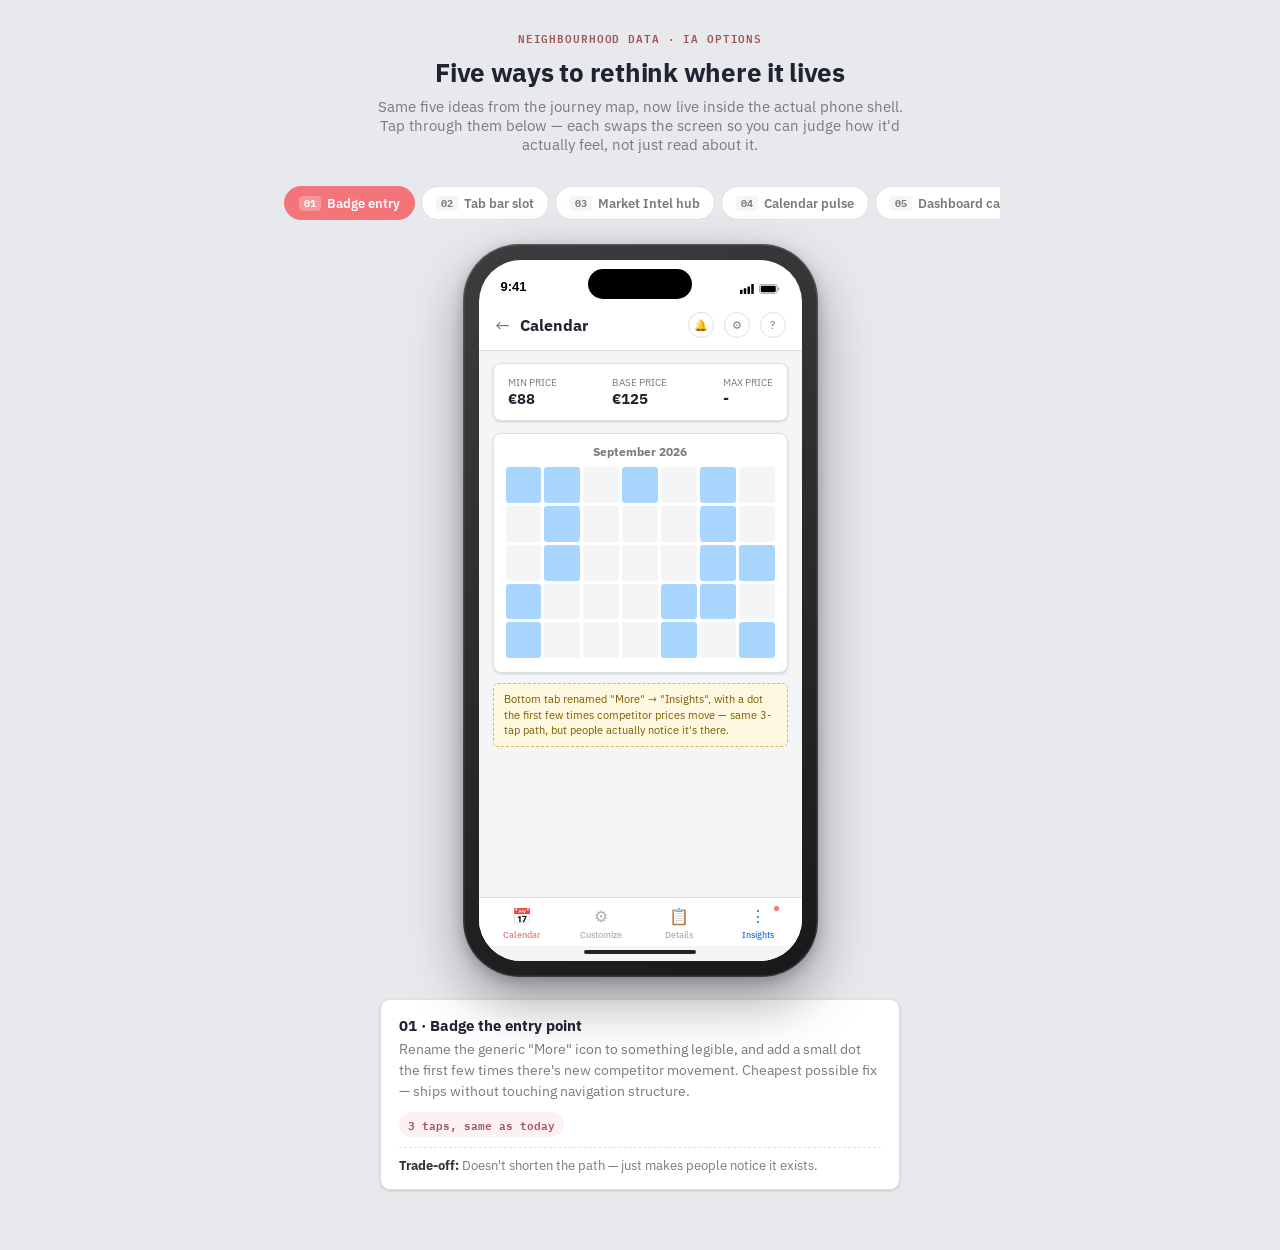
<file: ia-options.html>
<!DOCTYPE html>
<html lang="en">
<head>
<meta charset="UTF-8">
<meta name="viewport" content="width=device-width, initial-scale=1.0, maximum-scale=1.0, user-scalable=no">
<title>Neighbourhood Data — IA Options</title>
<link href="https://fonts.googleapis.com/css2?family=IBM+Plex+Sans:wght@400;500;600;700&family=IBM+Plex+Mono:wght@500;600&display=swap" rel="stylesheet">
<style>
  :root {
    --pl-primary: #F37579; --pl-primary-hover: #D66B6F; --pl-primary-light: #FEF1F2;
    --pl-text: #333333; --pl-text-secondary: #7A7A7A; --pl-text-disabled: #AEAEAE;
    --pl-bg: #F4F5F7; --pl-card: #FFFFFF; --pl-border: #E0E0E0; --pl-border-table: #EDF2F7;
    --pl-blue: #1976F3; --pl-green: #31C48D;
    --radius-base: 4px; --radius-md: 5px; --radius-card: 8px; --radius-lg: 10px; --radius-full: 9999px;
    --shadow-base: 0 1px 3px 0 rgba(0,0,0,0.1), 0 1px 2px 0 rgba(0,0,0,0.06);
    --shadow-md: 0 4px 6px -1px rgba(0,0,0,0.1), 0 2px 4px -1px rgba(0,0,0,0.06);
    --ink: #1F2430; --page-bg: #E8E9ED; --accent-ink: #A15457; --line: #D8D9DE;
  }
  * { box-sizing: border-box; }
  body {
    margin: 0; background: var(--page-bg); color: var(--ink);
    font-family: 'IBM Plex Sans', -apple-system, sans-serif;
    padding: 28px 16px 60px;
  }
  .wrap { max-width: 900px; margin: 0 auto; }
  .eyebrow {
    font-family: 'IBM Plex Mono', monospace; font-size: 11px; font-weight: 600; letter-spacing: 0.08em;
    text-transform: uppercase; color: var(--accent-ink); margin: 0 0 8px; text-align: center;
  }
  h1 { font-size: 26px; font-weight: 700; margin: 0 0 8px; text-align: center; letter-spacing: -0.01em; }
  .lede { font-size: 14.5px; color: var(--pl-text-secondary); text-align: center; max-width: 60ch; margin: 0 auto 28px; }

  /* ── Option switcher ── */
  .switcher {
    display: flex; gap: 6px; overflow-x: auto; padding: 4px; margin: 0 auto 20px;
    max-width: 720px; -webkit-overflow-scrolling: touch; scrollbar-width: none;
  }
  .switcher::-webkit-scrollbar { display: none; }
  .opt-btn {
    flex-shrink: 0; font-family: 'IBM Plex Sans', sans-serif; font-size: 12.5px; font-weight: 600;
    color: var(--pl-text-secondary); background: var(--pl-card); border: 1px solid var(--pl-border);
    border-radius: var(--radius-full); padding: 8px 14px; cursor: pointer; transition: all 0.15s;
    display: flex; align-items: center; gap: 6px;
  }
  .opt-btn .num {
    font-family: 'IBM Plex Mono', monospace; font-size: 10px; font-weight: 700;
    background: var(--pl-bg); border-radius: 4px; padding: 1px 5px; color: var(--pl-text-secondary);
  }
  .opt-btn.active { background: var(--pl-primary); border-color: var(--pl-primary); color: #fff; }
  .opt-btn.active .num { background: rgba(255,255,255,0.25); color: #fff; }

  /* ── Device frame (matches the POC's iPhone 16 shell) ── */
  .device-frame {
    position: relative; width: 355px; height: 733px; margin: 0 auto;
    background: linear-gradient(155deg,#3d3d3f,#19191b); border-radius: 56px; padding: 16px;
    box-shadow: 0 24px 56px rgba(0,0,0,0.35), 0 4px 14px rgba(0,0,0,0.2), inset 0 0 0 1.5px rgba(255,255,255,0.12);
  }
  .screen { position: relative; width: 100%; height: 100%; border-radius: 42px; overflow: hidden; background: #fff; }
  .status-bar {
    position: absolute; top: 0; left: 0; right: 0; height: 40px; z-index: 500;
    display: flex; align-items: flex-end; justify-content: space-between; padding: 0 22px 6px;
    pointer-events: none; font-size: 13px; font-weight: 600; color: #000;
    font-family: -apple-system, sans-serif;
  }
  .status-bar .sb-icons { display: flex; align-items: center; gap: 4px; }
  .dynamic-island {
    position: absolute; top: 9px; left: 50%; transform: translateX(-50%);
    width: 104px; height: 30px; background: #000; border-radius: 16px; z-index: 600;
  }
  .home-indicator {
    position: absolute; bottom: 7px; left: 50%; transform: translateX(-50%);
    width: 112px; height: 4px; background: #000; border-radius: 3px; z-index: 500; opacity: 0.85;
  }
  .mock-screen {
    position: absolute; top: 40px; left: 0; right: 0; bottom: 0; overflow-y: auto;
    background: var(--pl-bg); -webkit-overflow-scrolling: touch;
  }
  .mock-screen[hidden] { display: none; }

  /* ── caption under phone ── */
  .caption-card {
    max-width: 520px; margin: 22px auto 0; background: var(--pl-card); border: 1px solid var(--pl-border);
    border-radius: var(--radius-lg); box-shadow: var(--shadow-base); padding: 16px 18px;
  }
  .caption-title { font-size: 15px; font-weight: 700; margin-bottom: 4px; }
  .caption-body { font-size: 13.5px; color: var(--pl-text-secondary); line-height: 1.55; }
  .caption-tap { display: inline-flex; align-items: center; gap: 5px; margin-top: 10px;
    font-family: 'IBM Plex Mono', monospace; font-size: 11px; font-weight: 600; color: var(--accent-ink);
    background: var(--pl-primary-light); border-radius: var(--radius-full); padding: 3px 9px; }
  .caption-trade { font-size: 12.5px; color: var(--pl-text-secondary); border-top: 1px dashed var(--pl-border);
    margin-top: 10px; padding-top: 9px; }
  .caption-trade b { color: var(--pl-text); }

  /* ── shared mini-app chrome used inside mocks ── */
  .app-header {
    display: flex; align-items: center; gap: 10px; padding: 12px 16px; background: #fff;
    border-bottom: 1px solid var(--pl-border); position: sticky; top: 0; z-index: 20;
  }
  .app-header .back { font-size: 18px; color: var(--pl-text-secondary); }
  .app-header .title { font-size: 16px; font-weight: 700; flex: 1; }
  .app-header .icon { width: 26px; height: 26px; border-radius: 50%; border: 1px solid var(--pl-border);
    display: flex; align-items: center; justify-content: center; font-size: 11px; color: var(--pl-text-secondary); flex-shrink: 0; }

  .price-card {
    margin: 12px 14px 0; background: #fff; border: 1px solid var(--pl-border); border-radius: var(--radius-card);
    padding: 12px 14px; display: flex; justify-content: space-between; box-shadow: var(--shadow-base);
  }
  .price-card .pc-item .l { font-size: 10px; color: var(--pl-text-secondary); }
  .price-card .pc-item .v { font-size: 15px; font-weight: 700; }

  .mini-cal { margin: 12px 14px 0; background: #fff; border: 1px solid var(--pl-border); border-radius: var(--radius-card);
    box-shadow: var(--shadow-base); padding: 10px 12px 14px; }
  .mini-cal .mc-head { font-size: 12px; font-weight: 700; text-align: center; margin-bottom: 8px; color: var(--pl-text-secondary); }
  .mini-cal .mc-grid { display: grid; grid-template-columns: repeat(7,1fr); gap: 3px; }
  .mini-cal .mc-cell { aspect-ratio: 1; border-radius: 3px; background: var(--pl-bg); }
  .mini-cal .mc-cell.hit { background: #A9D6FF; }

  /* bottom tab bar */
  .tab-bar {
    position: sticky; bottom: 0; left: 0; right: 0; background: #fff; border-top: 1px solid var(--pl-border);
    display: flex; padding: 8px 4px 6px; z-index: 40;
  }
  .tab-item { flex: 1; display: flex; flex-direction: column; align-items: center; gap: 3px; position: relative; }
  .tab-item .ti-ic { font-size: 16px; color: var(--pl-text-disabled); }
  .tab-item .ti-label { font-size: 9px; color: var(--pl-text-disabled); font-weight: 500; }
  .tab-item.active .ti-ic, .tab-item.active .ti-label { color: var(--pl-primary); }
  .tab-item .dot { position: absolute; top: -1px; right: 22%; width: 7px; height: 7px; border-radius: 50%; background: var(--pl-primary); border: 1.5px solid #fff; }
  .tab-item.new .ti-ic, .tab-item.new .ti-label { color: var(--pl-blue); }

  /* select view rows (used in mock 1) */
  .sv-sheet { margin: 14px 14px 0; background: #fff; border: 1px solid var(--pl-border); border-radius: var(--radius-card);
    box-shadow: var(--shadow-md); overflow: hidden; }
  .sv-row { padding: 12px 14px; font-size: 13px; font-weight: 600; color: var(--pl-text-secondary); border-bottom: 1px solid var(--pl-border-table); }
  .sv-row:last-child { border-bottom: none; }
  .sv-row.hit { color: var(--accent-ink); background: var(--pl-primary-light); }

  .annot {
    margin: 10px 14px 0; background: #FFF8E1; border: 1px dashed #E0B84A; border-radius: var(--radius-md);
    padding: 8px 10px; font-size: 11px; color: #7A5C00; line-height: 1.4;
  }

  /* section card (Neighbourhood Data style) */
  .sec-card { margin: 10px 14px 0; background: #fff; border-radius: var(--radius-lg); box-shadow: var(--shadow-base); padding: 14px 16px; }
  .sec-card .sc-title { font-size: 14.5px; font-weight: 700; margin-bottom: 6px; }
  .price-hero-value { font-size: 24px; font-weight: 700; }
  .price-hero-delta { font-size: 12px; font-weight: 600; color: var(--pl-primary); margin-top: 2px; }
  .price-hero-delta.up { color: var(--pl-green); }

  .pill-toggle-row { display: flex; gap: 6px; margin: 12px 14px 0; background: #fff; border-radius: var(--radius-lg);
    box-shadow: var(--shadow-base); padding: 5px; }
  .pill-toggle-row .p { flex: 1; text-align: center; padding: 7px 0; border-radius: var(--radius-full); font-size: 12px; font-weight: 600; color: var(--pl-text-secondary); }
  .pill-toggle-row .p.active { background: var(--pl-primary-light); color: var(--accent-ink); }

  /* card grid dashboard (mock 5) */
  .card-grid { display: grid; grid-template-columns: 1fr 1fr; gap: 10px; margin: 12px 14px 0; }
  .grid-card { background: #fff; border-radius: var(--radius-lg); box-shadow: var(--shadow-base); padding: 12px 12px 10px; }
  .grid-card .gc-label { font-size: 11px; color: var(--pl-text-secondary); font-weight: 600; margin-bottom: 4px; }
  .grid-card .gc-value { font-size: 19px; font-weight: 700; }
  .grid-card .gc-delta { font-size: 10.5px; font-weight: 600; margin-top: 2px; }
  .grid-card .gc-delta.up { color: var(--pl-green); }
  .grid-card .gc-delta.down { color: var(--pl-primary); }
  .spark { width: 100%; height: 24px; margin-top: 6px; display: block; }
  .grid-card.full { grid-column: 1 / -1; display: flex; align-items: center; justify-content: space-between; }

  /* segmented header (mock 3) */
  .seg-row { display: flex; gap: 4px; margin: 10px 14px 0; background: #fff; border-radius: var(--radius-lg);
    box-shadow: var(--shadow-base); padding: 4px; }
  .seg-row .s { flex: 1; text-align: center; padding: 7px 2px; border-radius: var(--radius-full); font-size: 10.5px; font-weight: 600; color: var(--pl-text-secondary); }
  .seg-row .s.active { background: var(--pl-primary); color: #fff; }

  .pulse-card { margin: 8px 14px 0; background: #fff; border: 1.5px solid var(--pl-primary-light); border-left: 4px solid var(--pl-primary);
    border-radius: var(--radius-md); padding: 10px 12px; display: flex; align-items: center; justify-content: space-between;
    box-shadow: var(--shadow-base); }
  .pulse-card .pc-l { font-size: 12.5px; font-weight: 600; }
  .pulse-card .pc-l b { color: var(--pl-primary); }
  .pulse-card .pc-r { font-size: 16px; color: var(--pl-text-disabled); }
</style>
</head>
<body>
<div class="wrap">
  <p class="eyebrow">Neighbourhood Data · IA Options</p>
  <h1>Five ways to rethink where it lives</h1>
  <p class="lede">Same five ideas from the journey map, now live inside the actual phone shell. Tap through them below — each swaps the screen so you can judge how it'd actually feel, not just read about it.</p>

  <div class="switcher" id="switcher">
    <div class="opt-btn active" data-n="1"><span class="num">01</span> Badge entry</div>
    <div class="opt-btn" data-n="2"><span class="num">02</span> Tab bar slot</div>
    <div class="opt-btn" data-n="3"><span class="num">03</span> Market Intel hub</div>
    <div class="opt-btn" data-n="4"><span class="num">04</span> Calendar pulse</div>
    <div class="opt-btn" data-n="5"><span class="num">05</span> Dashboard cards</div>
  </div>

  <div class="device-frame">
    <div class="screen">
      <div class="status-bar">
        <div>9:41</div>
        <div class="sb-icons">
          <svg width="15" height="10" viewBox="0 0 18 12" fill="none"><rect x="0" y="7" width="3" height="5" rx="0.5" fill="#000"/><rect x="4.5" y="5" width="3" height="7" rx="0.5" fill="#000"/><rect x="9" y="3" width="3" height="9" rx="0.5" fill="#000"/><rect x="13.5" y="0" width="3" height="12" rx="0.5" fill="#000"/></svg>
          <svg width="21" height="10" viewBox="0 0 25 12" fill="none"><rect x="0.5" y="0.5" width="21" height="11" rx="2.5" stroke="#000" opacity="0.4"/><rect x="2" y="2" width="18" height="8" rx="1.5" fill="#000"/><rect x="22.5" y="4" width="1.5" height="4" rx="0.7" fill="#000" opacity="0.4"/></svg>
        </div>
      </div>
      <div class="dynamic-island"></div>

      <!-- ═══ MOCK 1: Badge the entry point ═══ -->
      <div class="mock-screen" id="mock-1">
        <div class="app-header"><span class="back">&larr;</span><span class="title">Calendar</span>
          <div class="icon">&#128276;</div><div class="icon">&#9881;</div><div class="icon">?</div>
        </div>
        <div class="price-card">
          <div class="pc-item"><div class="l">MIN PRICE</div><div class="v">€88</div></div>
          <div class="pc-item"><div class="l">BASE PRICE</div><div class="v">€125</div></div>
          <div class="pc-item"><div class="l">MAX PRICE</div><div class="v">-</div></div>
        </div>
        <div class="mini-cal">
          <div class="mc-head">September 2026</div>
          <div class="mc-grid" id="mc-grid-1"></div>
        </div>
        <div class="annot">Bottom tab renamed "More" → "Insights", with a dot the first few times competitor prices move — same 3-tap path, but people actually notice it's there.</div>
        <div style="height:150px"></div>
        <div class="tab-bar">
          <div class="tab-item active"><div class="ti-ic">&#128197;</div><div class="ti-label">Calendar</div></div>
          <div class="tab-item"><div class="ti-ic">&#9881;</div><div class="ti-label">Customize</div></div>
          <div class="tab-item"><div class="ti-ic">&#128203;</div><div class="ti-label">Details</div></div>
          <div class="tab-item new"><div class="dot"></div><div class="ti-ic">&#8942;</div><div class="ti-label">Insights</div></div>
        </div>
      </div>

      <!-- ═══ MOCK 2: Tab bar slot ═══ -->
      <div class="mock-screen" id="mock-2" hidden>
        <div class="app-header"><span class="back">&larr;</span><span class="title">Calendar</span>
          <div class="icon">&#128276;</div><div class="icon">&#9881;</div><div class="icon">?</div>
        </div>
        <div class="price-card">
          <div class="pc-item"><div class="l">MIN PRICE</div><div class="v">€88</div></div>
          <div class="pc-item"><div class="l">BASE PRICE</div><div class="v">€125</div></div>
          <div class="pc-item"><div class="l">MAX PRICE</div><div class="v">-</div></div>
        </div>
        <div class="mini-cal">
          <div class="mc-head">September 2026</div>
          <div class="mc-grid" id="mc-grid-2"></div>
        </div>
        <div class="annot">"Market" becomes a first-class tab — 1 tap from anywhere in the app. But the bar goes from 4 icons to 5, and they're now noticeably tighter.</div>
        <div style="height:150px"></div>
        <div class="tab-bar">
          <div class="tab-item active"><div class="ti-ic">&#128197;</div><div class="ti-label">Calendar</div></div>
          <div class="tab-item new"><div class="ti-ic">&#128200;</div><div class="ti-label">Market</div></div>
          <div class="tab-item"><div class="ti-ic">&#9881;</div><div class="ti-label">Customize</div></div>
          <div class="tab-item"><div class="ti-ic">&#128203;</div><div class="ti-label">Details</div></div>
          <div class="tab-item"><div class="ti-ic">&#8942;</div><div class="ti-label">More</div></div>
        </div>
      </div>

      <!-- ═══ MOCK 3: Market Intel hub ═══ -->
      <div class="mock-screen" id="mock-3" hidden>
        <div class="app-header"><span class="back">&larr;</span><span class="title">Market Intel</span>
          <div class="icon">&#9881;</div><div class="icon">?</div>
        </div>
        <div class="seg-row">
          <div class="s active">Prices</div><div class="s">Occupancy</div><div class="s">Competitors</div><div class="s">Map</div>
        </div>
        <div class="sec-card" style="margin-top:12px">
          <div class="price-hero-value">$228</div>
          <div class="price-hero-delta">▼ $17 (7%) below market median</div>
        </div>
        <div class="sec-card">
          <div class="sc-title">Future Prices</div>
          <svg viewBox="0 0 300 60" class="spark" style="height:60px" preserveAspectRatio="none"><polyline points="0,40 30,32 60,38 90,20 120,28 150,15 180,25 210,18 240,30 270,22 300,26" fill="none" stroke="#333" stroke-width="2"/></svg>
        </div>
        <div class="annot">Neighbourhood Data and Competitor Calendar merge into one destination, entered once, browsed via segments — instead of two siblings to separately discover in the menu.</div>
      </div>

      <!-- ═══ MOCK 4: Calendar pulse ═══ -->
      <div class="mock-screen" id="mock-4" hidden>
        <div class="app-header"><span class="back">&larr;</span><span class="title">Calendar</span>
          <div class="icon">&#128276;</div><div class="icon">&#9881;</div><div class="icon">?</div>
        </div>
        <div class="price-card">
          <div class="pc-item"><div class="l">MIN PRICE</div><div class="v">€88</div></div>
          <div class="pc-item"><div class="l">BASE PRICE</div><div class="v">€125</div></div>
          <div class="pc-item"><div class="l">MAX PRICE</div><div class="v">-</div></div>
        </div>
        <div class="pulse-card">
          <div class="pc-l">$228 · <b>▼ 7% below market</b></div>
          <div class="pc-r">›</div>
        </div>
        <div class="mini-cal">
          <div class="mc-head">September 2026</div>
          <div class="mc-grid" id="mc-grid-4"></div>
        </div>
        <div class="annot">A compact market-pulse strip sits right where the pricing decision happens — visible with 0 taps. Tapping it drills into the full Neighbourhood Data screen.</div>
      </div>

      <!-- ═══ MOCK 5: Dashboard cards ═══ -->
      <div class="mock-screen" id="mock-5" hidden>
        <div class="app-header"><span class="back">&larr;</span><span class="title">Neighbourhood Data</span>
          <div class="icon">&#9881;</div><div class="icon">?</div>
        </div>
        <div class="card-grid">
          <div class="grid-card">
            <div class="gc-label">Future Prices</div>
            <div class="gc-value">$228</div>
            <div class="gc-delta down">▼ 7% vs market</div>
            <svg viewBox="0 0 120 24" class="spark" preserveAspectRatio="none"><polyline points="0,16 15,13 30,15 45,8 60,11 75,6 90,10 105,7 120,10" fill="none" stroke="#333" stroke-width="1.5"/></svg>
          </div>
          <div class="grid-card">
            <div class="gc-label">Occupancy</div>
            <div class="gc-value">69%</div>
            <div class="gc-delta up">▲ 22% vs market</div>
            <svg viewBox="0 0 120 24" class="spark" preserveAspectRatio="none"><rect x="2" y="10" width="6" height="14" fill="#2CAFFE"/><rect x="12" y="6" width="6" height="18" fill="#2CAFFE"/><rect x="22" y="12" width="6" height="12" fill="#2CAFFE"/><rect x="32" y="4" width="6" height="20" fill="#2CAFFE"/><rect x="42" y="9" width="6" height="15" fill="#2CAFFE"/><rect x="52" y="2" width="6" height="22" fill="#2CAFFE"/><rect x="62" y="8" width="6" height="16" fill="#2CAFFE"/></svg>
          </div>
          <div class="grid-card">
            <div class="gc-label">Market History</div>
            <div class="gc-value">72%</div>
            <div class="gc-delta up">▲ 8% YoY</div>
          </div>
          <div class="grid-card">
            <div class="gc-label">Competitors</div>
            <div class="gc-value">9</div>
            <div class="gc-delta">tracked nearby</div>
          </div>
          <div class="grid-card full">
            <div class="gc-label" style="margin:0">Market Overview</div>
            <div class="gc-value" style="font-size:13px;color:var(--pl-text-secondary);font-weight:600">$140–$350 range ›</div>
          </div>
        </div>
        <div class="annot">Same destination, still 3 taps to arrive — but once you're there it's a scannable grid instead of one long scroll. Pairs with any option above.</div>
      </div>

      <div class="home-indicator"></div>
    </div>
  </div>

  <div class="caption-card" id="caption">
    <!-- filled by JS -->
  </div>
</div>

<script>
  const captions = {
    1: { title: '01 · Badge the entry point', body: 'Rename the generic "More" icon to something legible, and add a small dot the first few times there\'s new competitor movement. Cheapest possible fix — ships without touching navigation structure.', tap: '3 taps, same as today', trade: 'Doesn\'t shorten the path — just makes people notice it exists.' },
    2: { title: '02 · Give it a tab bar slot', body: 'Promote Neighbourhood Data to a persistent bottom-nav destination, a sibling of Calendar rather than an item buried inside it.', tap: '1 tap from anywhere', trade: 'The tab bar is already carrying 4 items — a 5th makes every icon smaller, or something else has to fold into "More."' },
    3: { title: '03 · Merge into one Market Intel hub', body: 'Neighbourhood Data and Competitor Calendar both answer "what\'s the market doing." Combine them into one destination with top-level segments instead of two siblings to separately discover.', tap: '2 taps', trade: 'One bigger screen to design well; loses the clean split between pricing context and competitor tracking.' },
    4: { title: '04 · Put a pulse on the Calendar itself', body: 'Surface a compact "$228 · 7% below market" strip right on the Calendar\'s price card, where the pricing decision actually happens. Tap it to drill into the full screen.', tap: '0 taps to glance, 1 to drill in', trade: 'Adds density to a screen that\'s already carrying the price card and calendar grid.' },
    5: { title: '05 · Trade the accordion for a dashboard', body: 'Once inside Neighbourhood Data, replace the single long scroll with a card grid — Future Prices, Occupancy, Competitors, each showing a live number — tap a card to drill in.', tap: '3 taps, shorter scroll once there', trade: 'Doesn\'t fix getting there — fixes what happens once you\'ve arrived. Pairs well with any option above.' }
  };

  function buildMiniCal(id, seed) {
    const el = document.getElementById(id);
    if (!el) return;
    let s = seed;
    const rand = () => { s = (s * 9301 + 49297) % 233280; return s / 233280; };
    let html = '';
    for (let i = 0; i < 35; i++) {
      html += '<div class="mc-cell' + (rand() < 0.4 ? ' hit' : '') + '"></div>';
    }
    el.innerHTML = html;
  }
  buildMiniCal('mc-grid-1', 3);
  buildMiniCal('mc-grid-2', 7);
  buildMiniCal('mc-grid-4', 11);

  function showMock(n) {
    for (let i = 1; i <= 5; i++) {
      document.getElementById('mock-' + i).hidden = (i !== n);
    }
    document.querySelectorAll('.opt-btn').forEach(b => b.classList.toggle('active', b.dataset.n == n));
    const c = captions[n];
    document.getElementById('caption').innerHTML =
      '<div class="caption-title">' + c.title + '</div>' +
      '<div class="caption-body">' + c.body + '</div>' +
      '<span class="caption-tap">' + c.tap + '</span>' +
      '<div class="caption-trade"><b>Trade-off:</b> ' + c.trade + '</div>';
  }
  document.getElementById('switcher').addEventListener('click', e => {
    const btn = e.target.closest('.opt-btn');
    if (btn) showMock(parseInt(btn.dataset.n, 10));
  });
  showMock(1);
</script>
</body>
</html>
</file>
